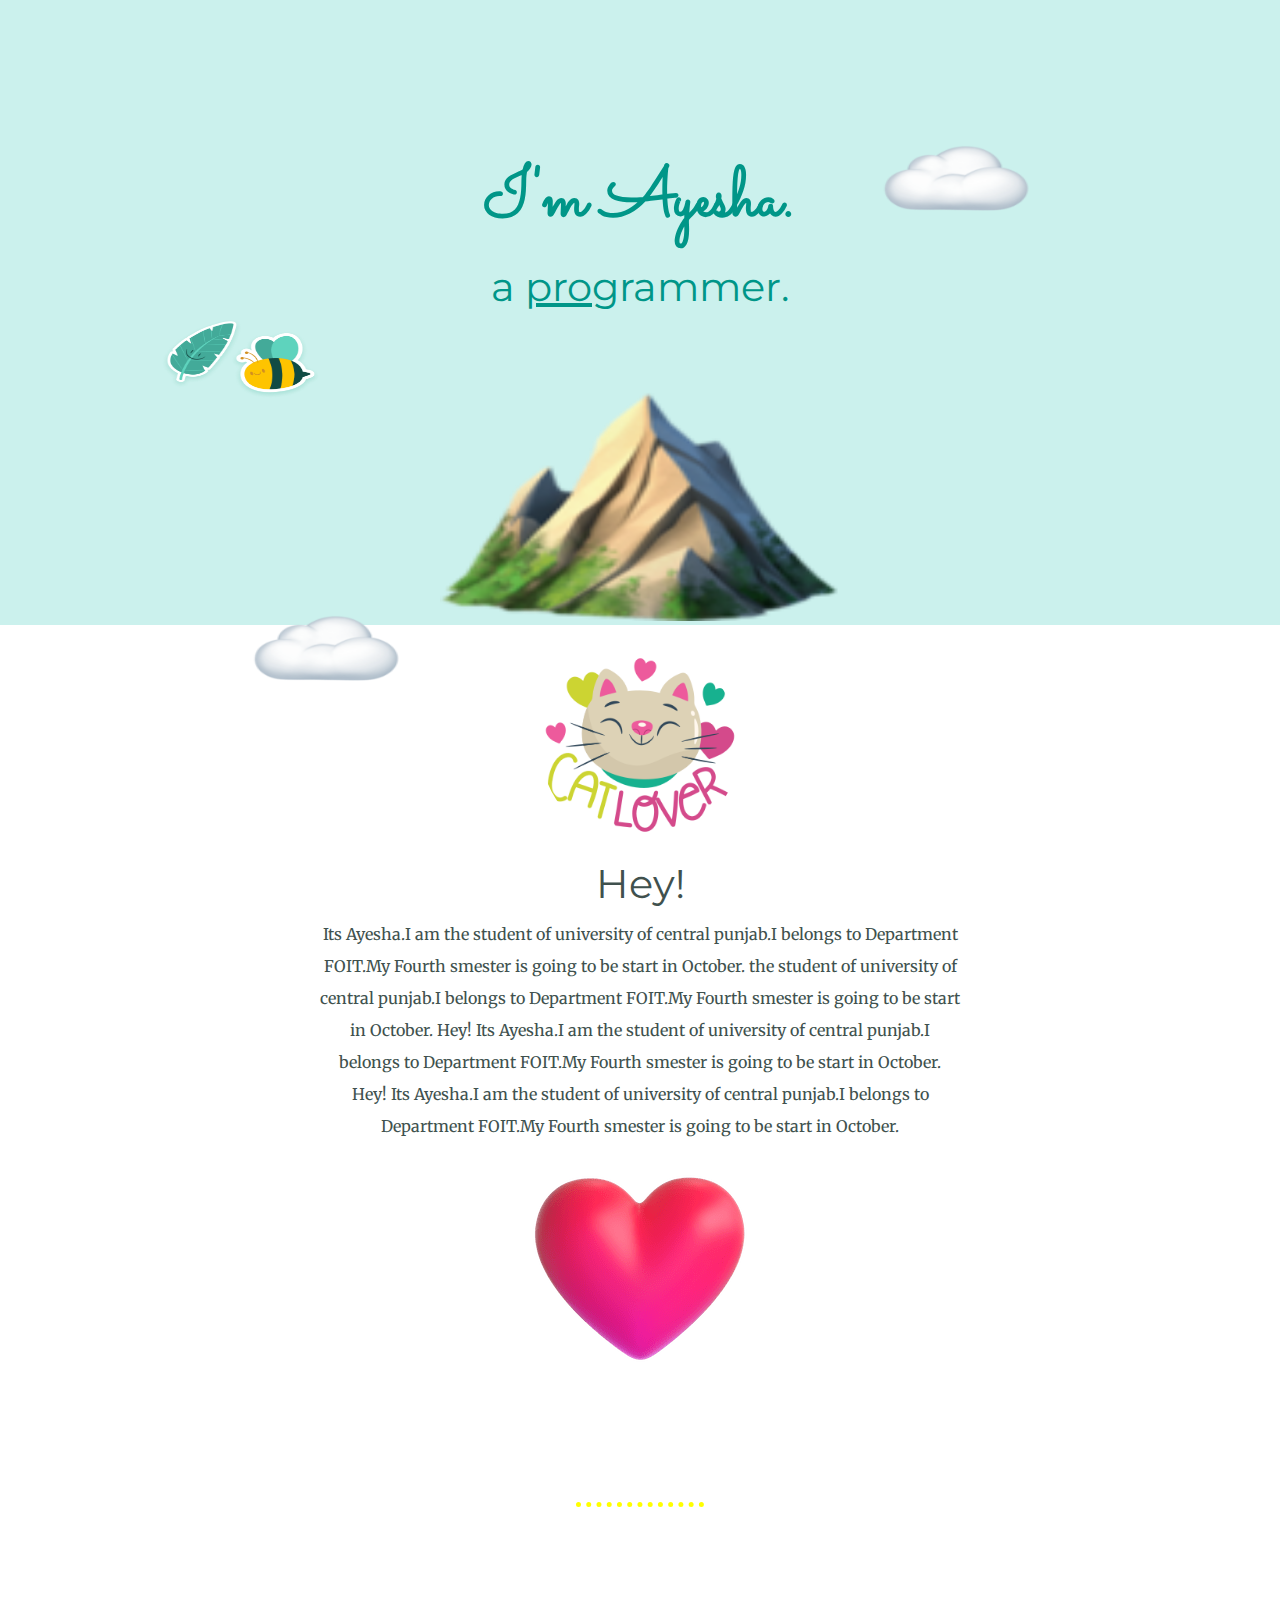
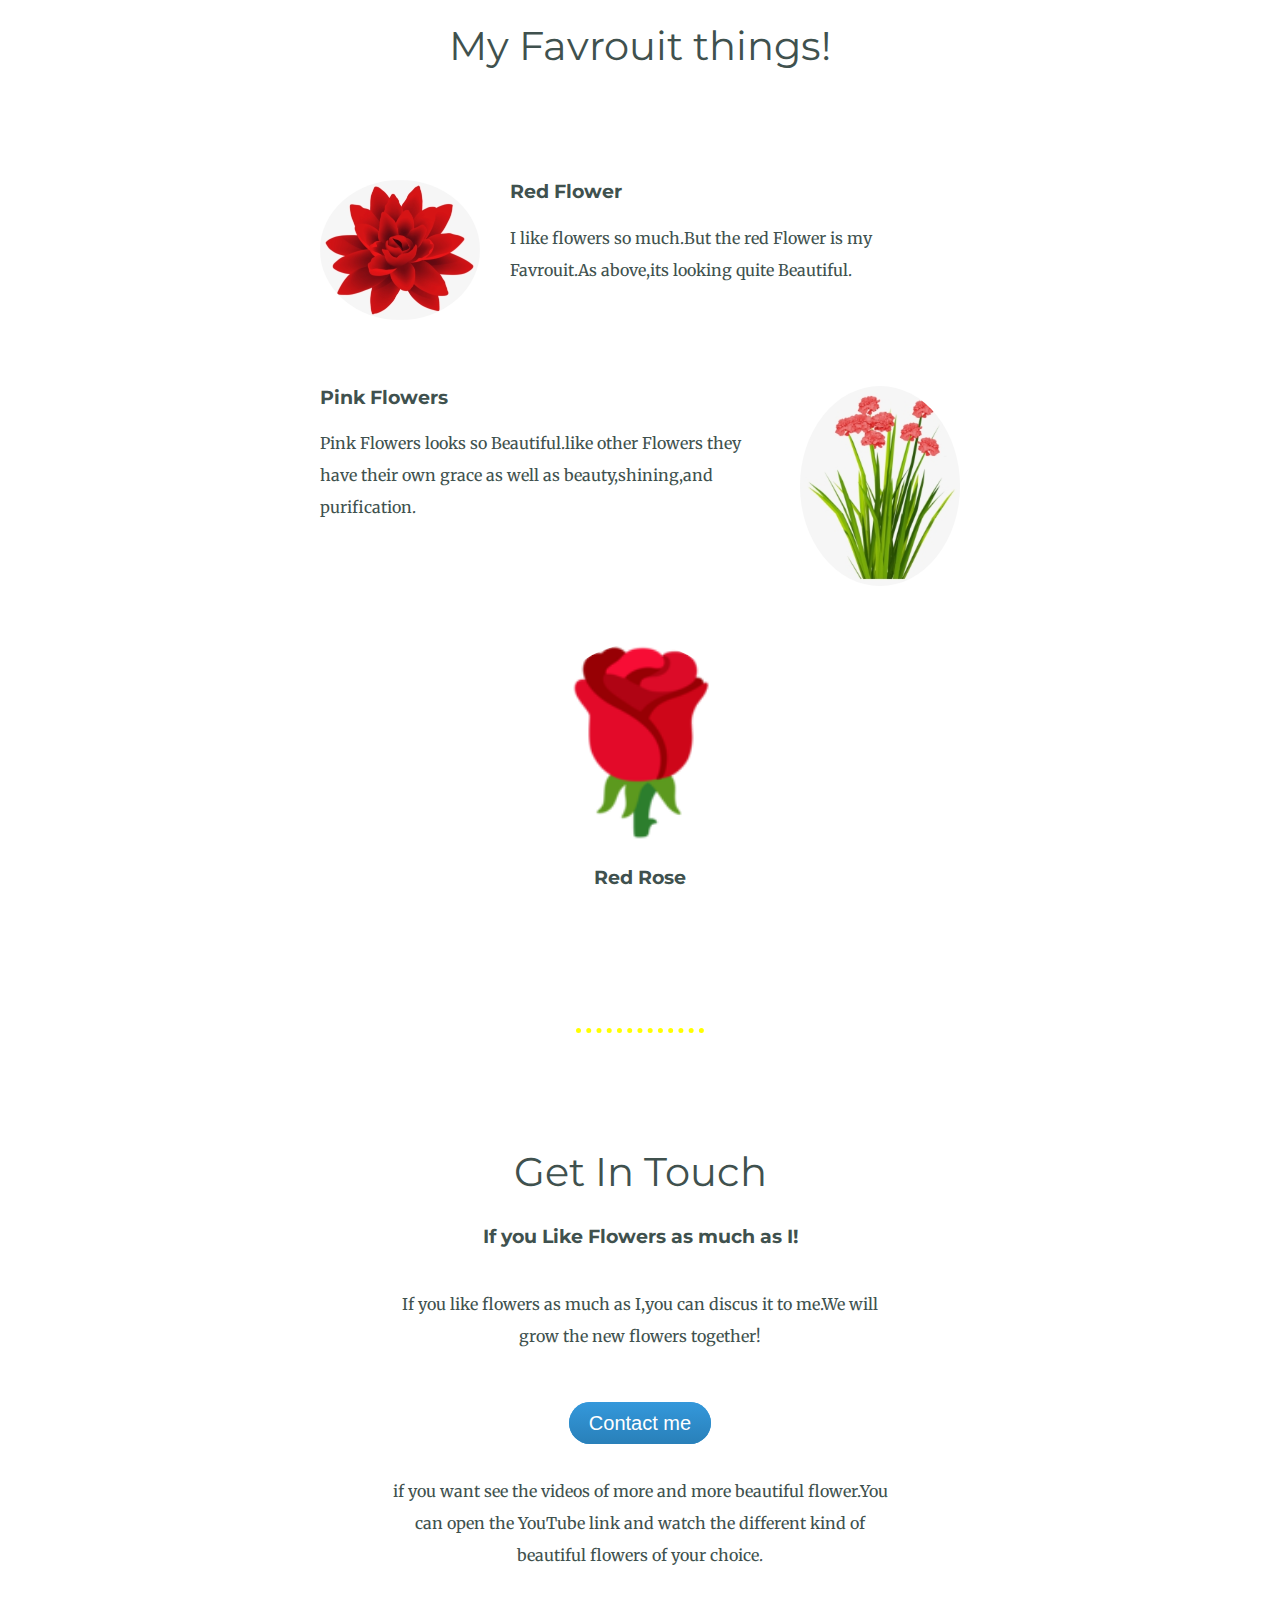
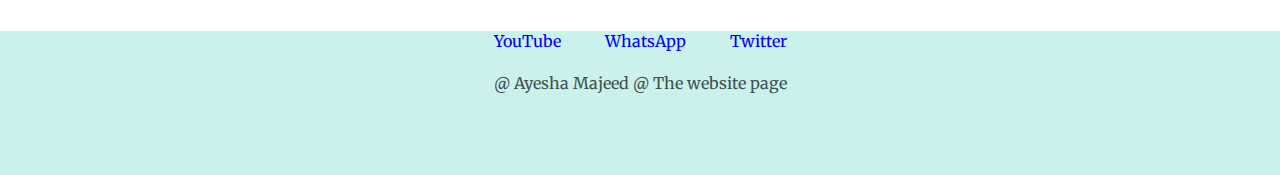
<file: index.html>
<!DOCTYPE html>
<html lang="en" dir="ltr">
  <head>
    <meta charset="utf-8">
    <title>Ayesha Majeed</title>
    <link rel="stylesheet" href="css/styles.css">
    <link rel="icon" href="favicon.ico">
  <link rel="preconnect" href="https://fonts.googleapis.com">
  <link rel="preconnect" href="https://fonts.gstatic.com" crossorigin>
  <link href="https://fonts.googleapis.com/css2?family=Abril+Fatface&family=Merriweather&family=Montserrat&family=Qwitcher+Grypen&family=Rubik+Maze&family=Sacramento&display=swap" rel="stylesheet">

  <body>
<div class="top-div">
<img class="rabit" src="images/nature.png" alt="meow">
<img class="cloud-top" src="images/cloud2.png" alt="cloud">
<h1>I'm Ayesha.</h1>
<h2 id="heading-2">a <span class="pro">pro</span>grammer.</h2>
<img class="cloud-bottom" src="images/cloud2.png" alt="cloud">
<img class="mountain-img"src="images/mountain3.png" alt="mountain">
</div>

<div class="middle-div">
<img class="ayesha" src="images/catlover.png" alt="ayesha">
<h2>Hey!</h2>
<p class="intro" >Its Ayesha.I am the student of university of central punjab.I belongs to Department FOIT.My Fourth smester is going to be start in October.
the student of university of central punjab.I belongs to Department FOIT.My Fourth smester is going to be start in October.
Hey! Its Ayesha.I am the student of university of central punjab.I belongs to Department FOIT.My Fourth smester is going to be start in October.
Hey! Its Ayesha.I am the student of university of central punjab.I belongs to Department FOIT.My Fourth smester is going to be start in October.</p>
<img src="images/heart.png" alt="heart"><br>
<hr>
<h2>My Favrouit things!</h2>
<div class="flower-row">
<img class="flower-red" src="images/flower5.png" alt="red flower">
<h3>Red Flower</h3>
<p  >I like flowers so much.But the red Flower is my Favrouit.As above,its looking quite Beautiful.</p>
</div>
<div class="flower-row">
<img class="flower-pink" src="images/flower2.png" alt="Pink found">
<h3>Pink Flowers</h3>
<p  >Pink Flowers looks so Beautiful.like other Flowers they have their own grace as well as beauty,shining,and purification.</p>
</div>
<br>
<img class="rose" src="images/rose.png" alt="rose">
<h3>Red Rose</h3><br>
<hr>
<h2>Get In Touch</h2>
<h3>If you Like Flowers as much as I!</h3>
<p class="contact-me">If you like flowers as much as I,you can discus it to me.We will grow the new flowers together!</p>
<a class="btn" href="Contact.html">Contact me</a>
<p class="contact-me">if you want see the videos of more and more beautiful flower.You can open the YouTube link and watch the different kind of beautiful flowers of your choice.</p>

</div>
<div class="bottom-div">
<a class="links" href="https://www.youtube.com/">YouTube</a>
<a class="links" href="https://www.whatsapp.com/">WhatsApp</a>
<a class="links" href="https://twitter.com/i/flow/login">Twitter</a>
<p>@ Ayesha Majeed @ The website page</p>
</div>

  </body>
</html>
</file>
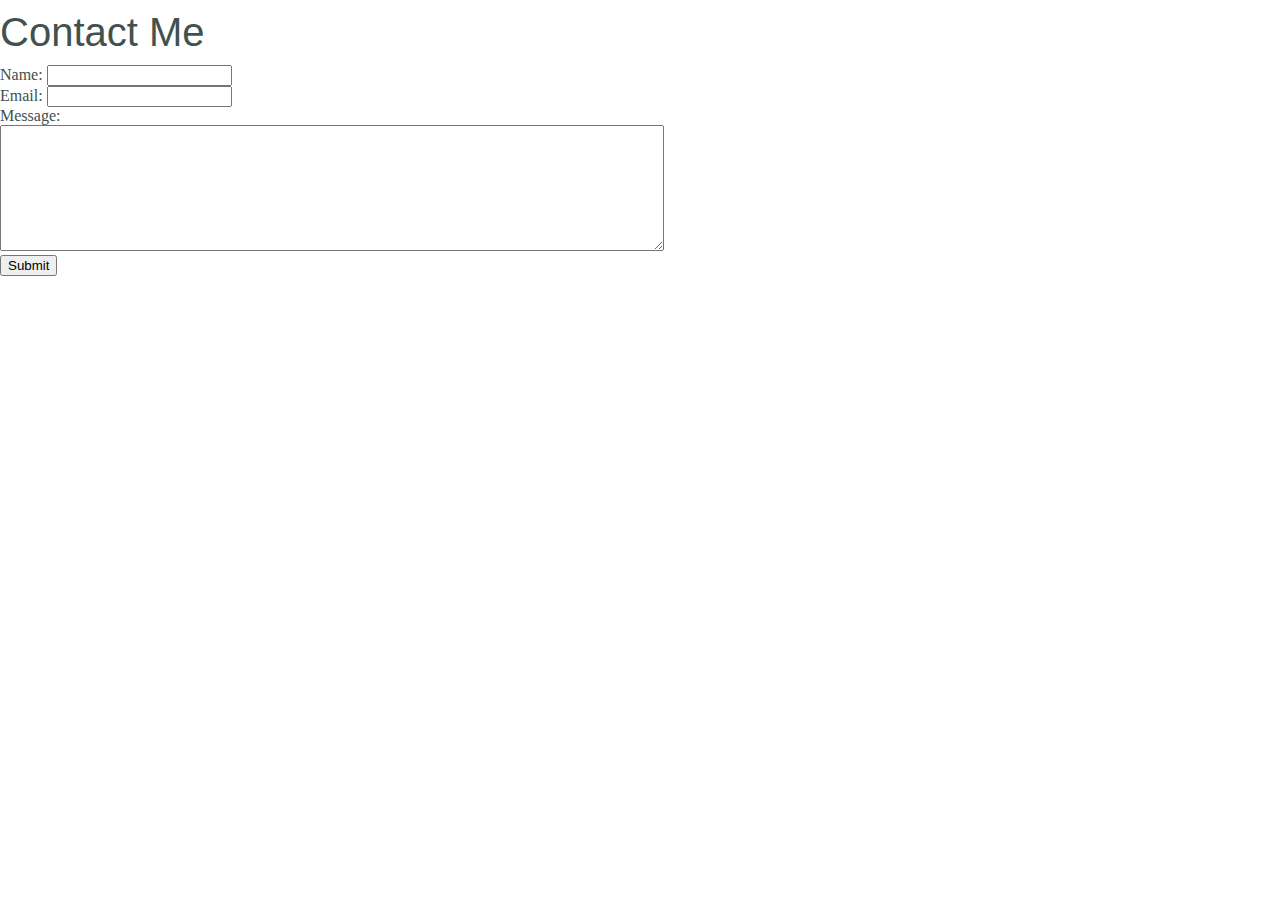
<file: Contact.html>
<!DOCTYPE html>
<html lang="en" dir="ltr">
  <head>
    <meta charset="utf-8">
    <title>Contact me</title>
    <link rel="stylesheet" href="css/styles.css">
  </head>
  <body>
    <h2>Contact Me</h2>
    
<form action="mailto:ayshamajeed352@gmail.com" method="post" enctype="text/plain">
  <label for="Name">Name:</label>
  <input class="input" type="text" name="name" value=""><br>
  <label for="">Email:</label>
  <input class="input" type="email" name="email" value=""><br>
  <label for="">Message:</label><br>
  <textarea class="input" name="Message" rows="8" cols="80"></textarea><br>
  <input type="submit">
</form>
  </body>
</html>
</file>
<file: css/styles.css>
body
{
  color: #40514E;
margin: 0px;
font-family: 'Merriweather', serif;

}
h1
{
margin: 50px auto 0px auto;
font-size: 70px;
font-family: 'Sacramento', cursive;
margin-top: 50px;
color:#009688;

}
h2
{
  font-family: 'Montserrat', sans-serif;
font-size: 2.5rem;
font-weight:normal;
margin: 0px auto 0px auto;
padding-top:  10px;
padding-bottom: 10px;
}
h3
{
  font-family: 'Montserrat', sans-serif;
}
/*Horizontal Row*/
hr
{
border-style: none;
border-top-style: dotted;
border-width: 5px;
width:10%;
border-color: yellow;
display: inline-block;
margin: 100px auto 100px auto;
}
p
{
  line-height: 2;
}
.top-div
{
text-align: center;
background-color:#cbf1ed;
padding-top: 100px;
}
.middle-div
{
  text-align: center;
}
.bottom-div
{
background-color:#cbf1ed;
text-align: center;
margin-top: 0px;
padding-bottom: 60px;
}
.mountain-img
{
  height: 300px;
  width:400px;
}
.pro
{
text-decoration: underline;
}
.cloud-bottom
{
  position: absolute;
bottom: 200px;
left:250px;
height:100px;
width:150px;
}
.cloud-top
{
position: absolute;
top:130px;
right:250px;
height:100px;
width:150px;
}
.rabit
{
  position: absolute;
  left:150px;
  bottom: 500px;
  height:80px;
  width: 180px;
}
.ayesha
{
  margin-top: 20px;
  width:200px;
  height:200px;
border-radius: 200%;
}

#heading-2
{
  color:#009688;
}
.rose
{
  border-radius: 100%;
  background-color: white;
  height: 200px;
  width:200px;

}
.link
{
  padding-bottom: 50px;
  background-color: #cbf1ed;
  margin:10px 20px;
}
.contact
{
  text-align: center;
}
.input:hover
{
  background-color: lightblue;
}
.flower-row
{
  width:50%;
  margin: 100px auto 100px auto;
  text-align: left;
}
.flower-red
{
  border-radius: 100%;
  width: 25%;
  float: left;
  margin-right: 30px;

}
.flower-pink
{
  border-radius: 100%;
  width: 25%;
  float: right;
  margin-left: 30px;

}
.red-flower-description
{
  clear: left;
}
.pink-flower-description
{
clear: right;
}
.intro
{
  width:50%;
  margin: auto;
}
.contact-me
{
  width:40%;
  margin: 40px auto 60px auto;

}
.links
{
  text-decoration: none;
  padding: 10px 20px;
}

.btn {
  background: #3498db;
  background-image: -webkit-linear-gradient(top, #3498db, #2980b9);
  background-image: -moz-linear-gradient(top, #3498db, #2980b9);
  background-image: -ms-linear-gradient(top, #3498db, #2980b9);
  background-image: -o-linear-gradient(top, #3498db, #2980b9);
  background-image: linear-gradient(to bottom, #3498db, #2980b9);
  -webkit-border-radius: 28;
  -moz-border-radius: 28;
  border-radius: 28px;
  font-family: Arial;
  color: #ffffff;
  font-size: 20px;
  padding: 10px 20px 10px 20px;
  text-decoration: none;
}

.btn:hover {
  background: #6fbbeb;
  background-image: -webkit-linear-gradient(top, #6fbbeb, #319de6);
  background-image: -moz-linear-gradient(top, #6fbbeb, #319de6);
  background-image: -ms-linear-gradient(top, #6fbbeb, #319de6);
  background-image: -o-linear-gradient(top, #6fbbeb, #319de6);
  background-image: linear-gradient(to bottom, #6fbbeb, #319de6);
  text-decoration: none;
}
</file>
